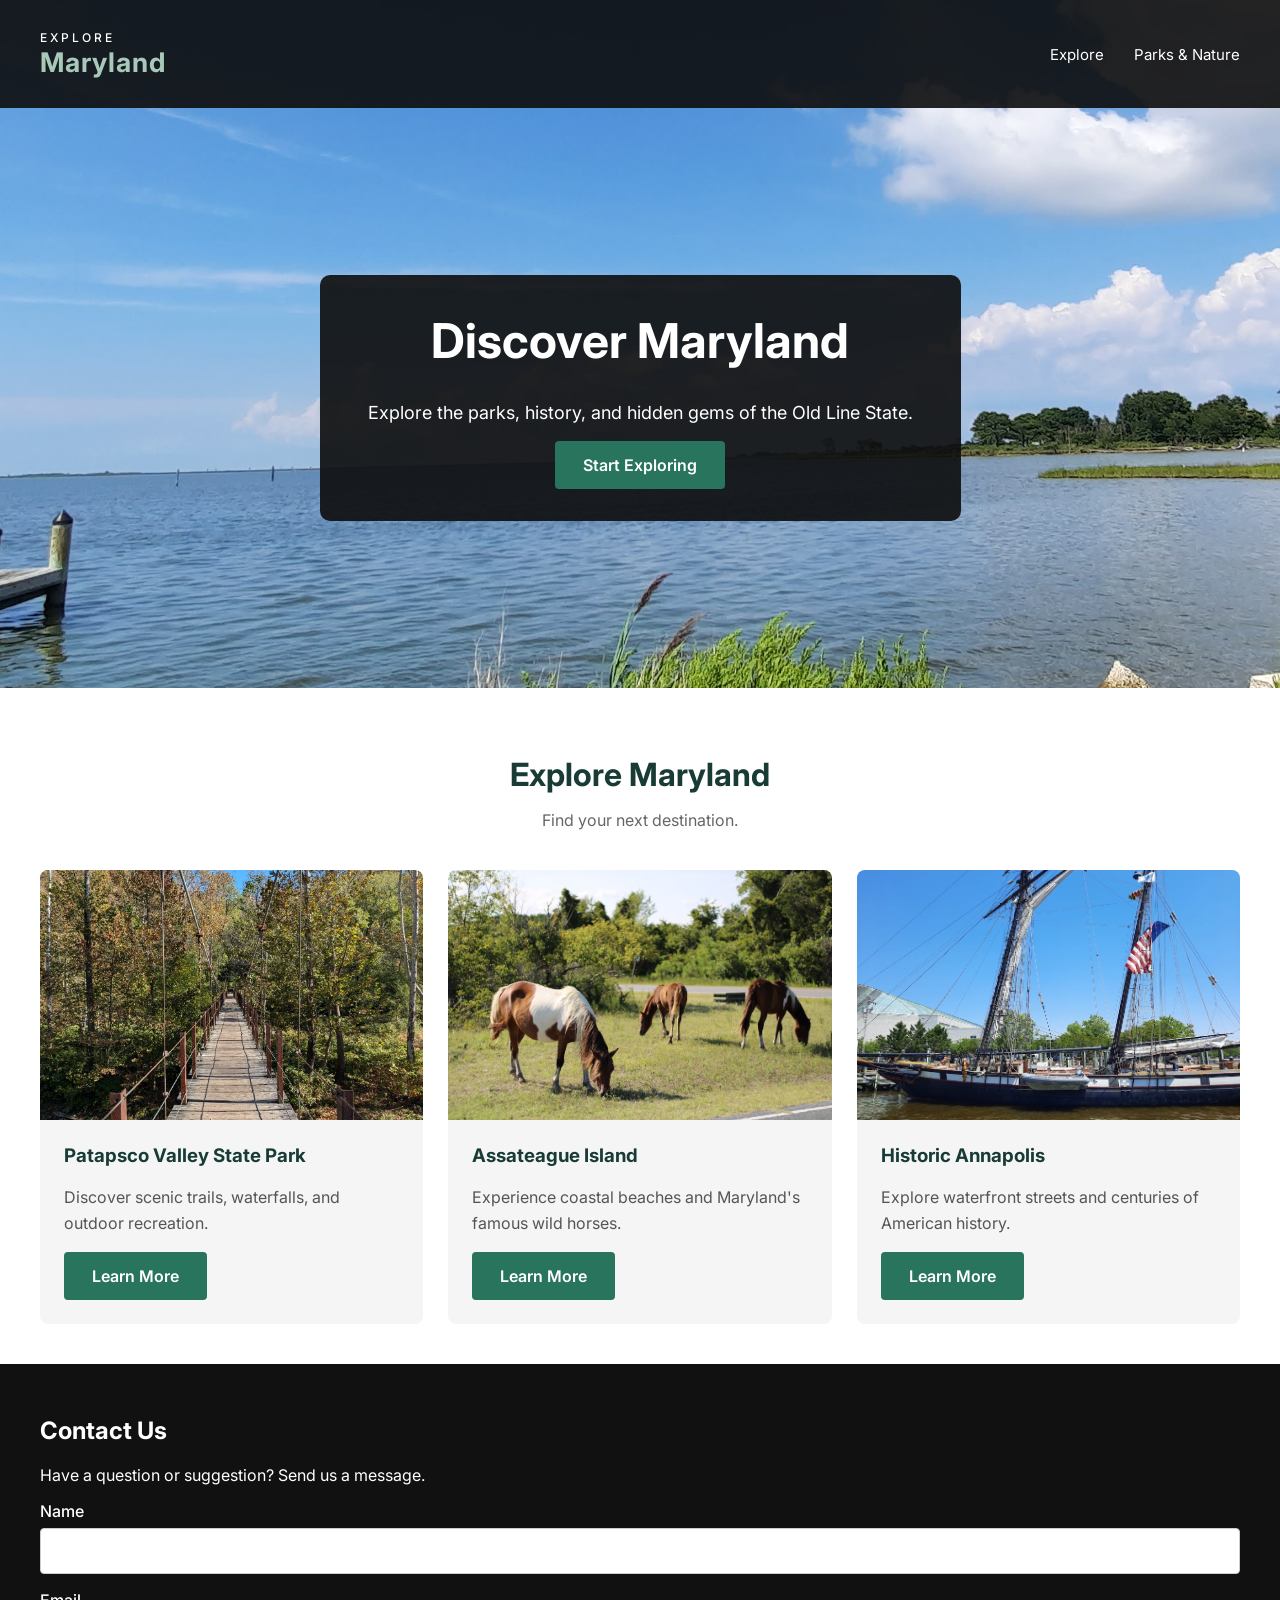
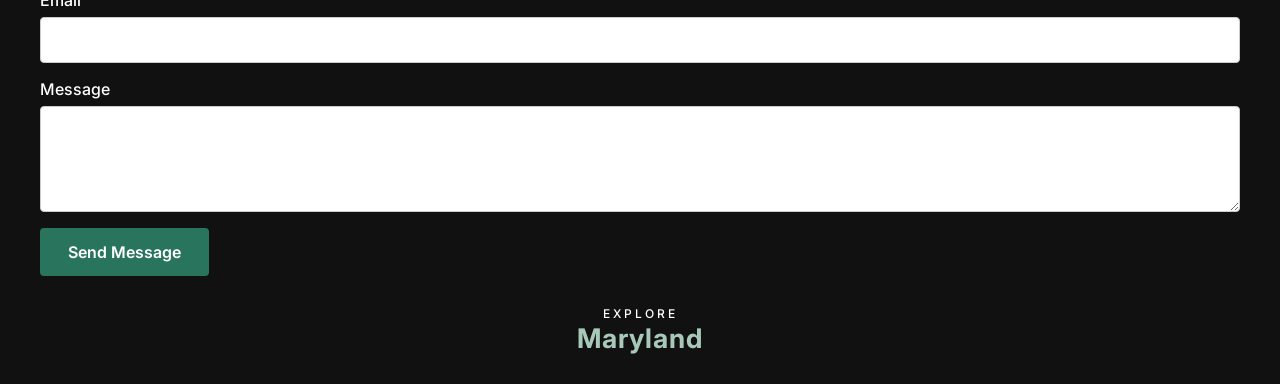
<file: index.html>
<!DOCTYPE html>
<html lang="en">
<head>
    <meta charset="UTF-8">
    <meta name="viewport" content="width=device-width, initial-scale=1.0">
    <meta name="description" content="Discover parks, historic sites, and destinations throughout Maryland.">

    <title>Explore Maryland</title>

    <link rel="stylesheet" type="text/css" href="css/style.css">
    <link href="https://fonts.googleapis.com/css2?family=Inter:wght@400;500;600;700&display=swap" rel="stylesheet">

    <script src="https://code.jquery.com/jquery-3.7.1.min.js"></script>
    <script type="text/javascript" src="js/javascript.js"></script>
</head>

<body id="home">
    <div class="container">

        <header>
            
<nav>
    <div class="container">
    <a href="index.html" class="logo">
        <span>Explore</span>
        <strong>Maryland</strong>
    </a>

    <button id="menu-toggle" aria-label="Toggle navigation" aria-expanded="false">
        <svg width="30" height="30" viewBox="0 0 30 30">
            <path d="M0,5 30,5" stroke="currentColor" stroke-width="3"/>
            <path d="M0,14 30,14" stroke="currentColor" stroke-width="3"/>
            <path d="M0,23 30,23" stroke="currentColor" stroke-width="3"/>
        </svg>
    </button>

    <ul id="top-menu">
        <li><a href="#explore">Explore</a></li>
        <li><a href="parks.html">Parks & Nature</a></li>
    </ul>
</div>
</nav>

        </header>

        <main>

            <div id="hero-section">
                <div class="hero-card card">
                    <h1>Discover Maryland</h1>
                    <p>Explore the parks, history, and hidden gems of the Old Line State.</p>
                    <a href="#explore" class="button-primary">Start Exploring</a>
                </div>
            </div>

            <section id="explore">
                <div class="section-heading">
                    <h2>Explore Maryland</h2>
                    <p>Find your next destination.</p>
                </div>

                <div class="destination-grid">
                    
                        <div class="destination-card patapsco">
                            <img src="img/patapsco-valley.jpg" alt="Patapsco Valley State Park">
                            <div class="destination-info">
                                <h3>Patapsco Valley State Park</h3>
                                <p>Discover scenic trails, waterfalls, and outdoor recreation.</p>
                                <a class="button-primary" href="https://dnr.maryland.gov/publiclands/pages/central/patapsco.aspx" target="_blank" aria-label="Learn More about Patapsco Valley State Park">Learn More</a>
                            </div>
                        </div>
                   
                    
                        <div class="destination-card assateague">
                            <img src="img/assateague.jpg" alt="Assateague Island">
                            <div class="destination-info">
                                <h3>Assateague Island</h3>
                                <p>Experience coastal beaches and Maryland's famous wild horses.</p>
                                <a class="button-primary" href="https://www.nps.gov/asis/index.htm" target="_blank" aria-label="Learn More about Assateague Island">Learn More</a>
                            </div>
                        </div>
                    
                    
                        <div class="destination-card annapolis">
                            <img src="img/annapolis.jpg" alt="Historic Annapolis">
                            <div class="destination-info">
                                <h3>Historic Annapolis</h3>
                                <p>Explore waterfront streets and centuries of American history.</p>
                                <a class="button-primary" href="https://www.visitannapolis.org/" target="_blank" aria-label="Learn More about Annapolis">Learn More</a>
                            </div>
                        </div>
                    
                </div>
            </section>

           

        </main>

        <footer>
            <div class="container">

                <h2>Contact Us</h2>
                <p>Have a question or suggestion? Send us a message.</p>

                <form id="contact-form">
                    <div class="form-group">
                        <label for="name">Name</label>
                        <input type="text" id="name" name="name" required>
                    </div>

                    <div class="form-group">
                        <label for="email">Email</label>
                        <input type="email" id="email" name="email" required>
                    </div>

                    <div class="form-group">
                        <label for="message">Message</label>
                        <textarea id="message" name="message" rows="4" required></textarea>
                    </div>

                    <button type="submit" class="button-primary">Send Message</button>
                </form>
                
                <a href="index.html" class="logo">
                    <span>Explore</span>
                    <strong>Maryland</strong>
                </a>
            </div>
        </footer>

    </div>
</body>
</html>
</file>
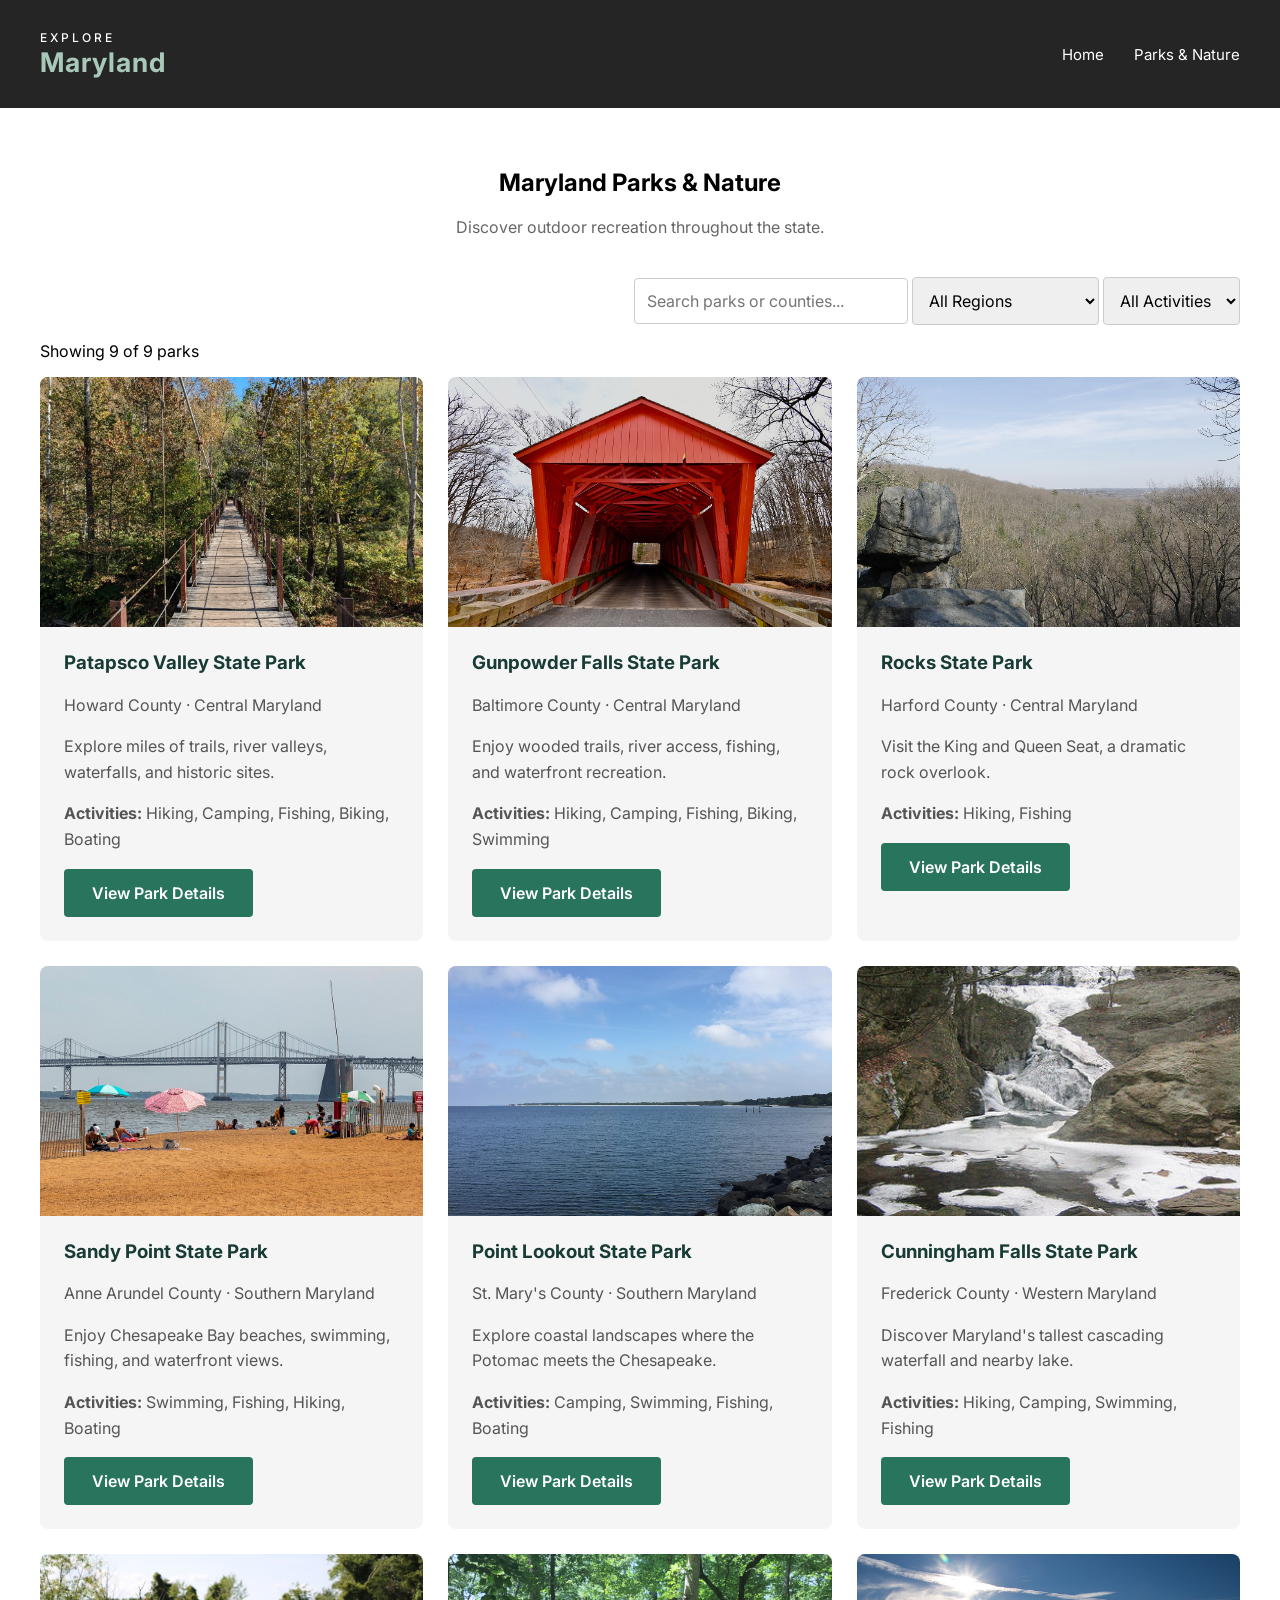
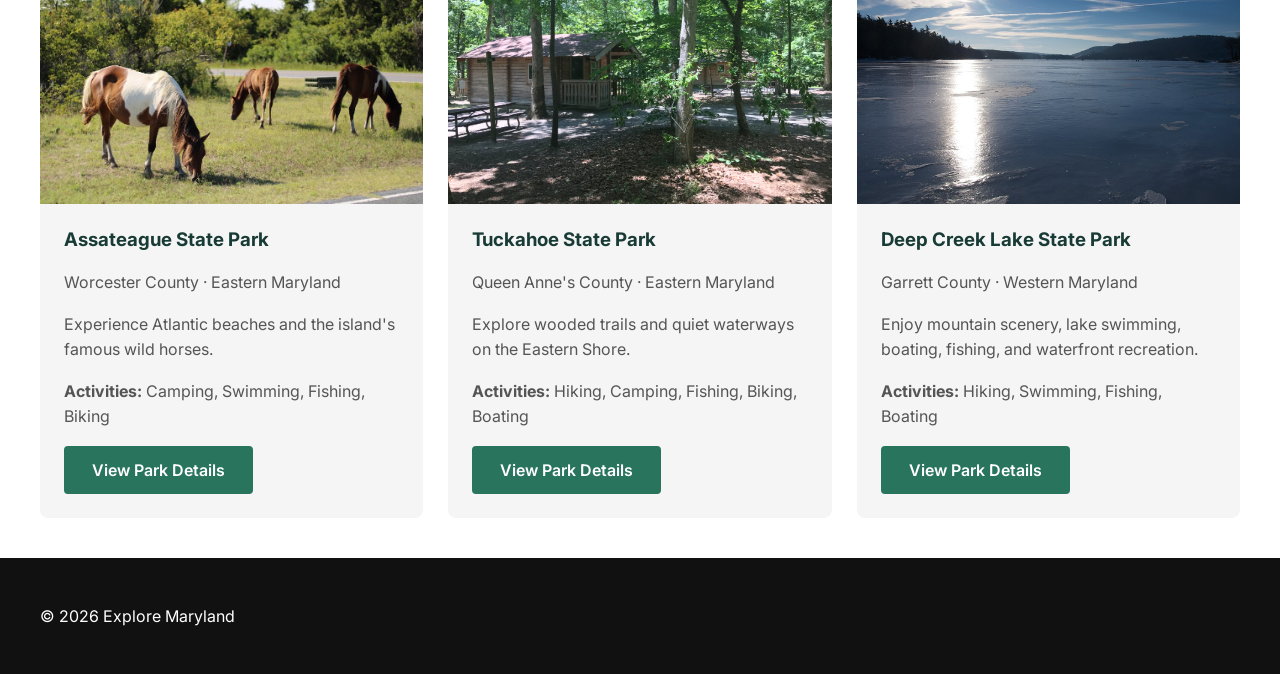
<file: parks.html>
<!DOCTYPE html>
<html lang="en">
<head>
    <meta charset="UTF-8">
    <meta name="viewport" content="width=device-width, initial-scale=1.0">
    <meta name="description" content="Find Maryland state parks, outdoor activities, and recreation areas.">

    <title>Maryland Parks & Nature | Explore Maryland</title>

    <link rel="stylesheet" href="css/style.css">

    <link href="https://fonts.googleapis.com/css2?family=Inter:wght@400;500;600;700&display=swap" rel="stylesheet">

    <script src="https://code.jquery.com/jquery-3.7.1.min.js"></script>
    <script src="js/javascript.js" defer></script>
</head>

<body id="parks-page">

    <nav>
        <div class="container">
            <a href="index.html" class="logo">
                <span>Explore</span>
                <strong>Maryland</strong>
            </a>

            <button id="menu-toggle" aria-label="Toggle navigation" aria-expanded="false">
                <svg width="30" height="30" viewBox="0 0 30 30">
                    <path d="M0,5 30,5" stroke="currentColor" stroke-width="3"/>
                    <path d="M0,14 30,14" stroke="currentColor" stroke-width="3"/>
                    <path d="M0,23 30,23" stroke="currentColor" stroke-width="3"/>
                </svg>
            </button>

            <ul id="top-menu">
                <li><a href="index.html">Home</a></li>
                <li><a href="parks.html">Parks & Nature</a></li>
            </ul>
        </div>
    </nav>

    <main>
        <section id="parks">
            <div class="section-heading">
                <h1>Maryland Parks & Nature</h1>
                <p>Discover outdoor recreation throughout the state.</p>
            </div>

            <div class="park-filters">
                <input
                    type="search"
                    id="park-search"
                    placeholder="Search parks or counties..."
                    aria-label="Search parks or counties"
                >

                <select id="region-filter" aria-label="Filter by region">
                    <option value="">All Regions</option>
                    <option value="Central">Central Maryland</option>
                    <option value="Eastern">Eastern Shore</option>
                    <option value="Southern">Southern Maryland</option>
                    <option value="Western">Western Maryland</option>
                </select>

                <select id="activity-filter" aria-label="Filter by activity">
                    <option value="">All Activities</option>
                    <option value="Hiking">Hiking</option>
                    <option value="Camping">Camping</option>
                    <option value="Swimming">Swimming</option>
                    <option value="Fishing">Fishing</option>
                    <option value="Biking">Biking</option>
                    <option value="Boating">Boating</option>
                </select>
            </div>

            <p id="park-count" aria-live="polite"></p>

            <div id="park-results" class="destination-grid"></div>

        </section>
    </main>

    <footer>
        <p>&copy; 2026 Explore Maryland</p>
    </footer>

</body>
</html>
</file>
<file: css/style.css>
/* Global */
html {
    scroll-behavior: smooth;
}

body {
    margin: 0;
    min-height: 500px;
    font-family: 'Inter', sans-serif;
    overflow-x: hidden;
}

body#home {
    background-image: url("../img/smith-island.jpg");
    background-size: cover;
    background-repeat:  no-repeat;
    background-position: center -700px;
}

@media screen and (max-width: 992px) {
    body#home {
        background-position: center -1100px;
    }
}

.container {
    width: 100%;
    max-width: 1500px;
    margin: auto;
}

.card {
    padding: 1rem;
    background: rgba(14, 14, 14, 0.9);
    border-radius: 10px;
}

/* Navigation */
nav {
    display: flex;
    align-items: center;
    justify-content: space-between;
    padding: 2rem 40px;
    background: rgba(14, 14, 14, 0.9);
    position: relative;
}

nav .container {
    display: flex;
    align-items: center;
    justify-content: space-between;
    width: 100%;
}

.logo {
    display: flex;
    flex-direction: column;
    text-decoration: none;
    color: #FFF;
    line-height: 1;
}

.logo span {
    font-size: 12px;
    font-weight: 500;
    letter-spacing: 3px;
    text-transform: uppercase;
    margin-bottom: 5px;
}

.logo strong {
    font-size: 27px;
    font-weight: 700;
    letter-spacing: 1px;
    color: #a8c9b9;
}

#top-menu {
    display: flex;
    gap: 30px;
    list-style: none;
    margin: 0;
    padding: 0;
}

#top-menu a {
    text-decoration: none;
    color: #FFF;
    font-size: 15px;
}

#top-menu a:hover {
    color: #a8c9b9;
}

#menu-toggle {
    display: none;
    background: none;
    border: none;
    cursor: pointer;
    color: #FFF;
}

/* Hero Section */
#hero-section {
    min-height: 500px;
    display: flex;
    flex-direction: column;
    justify-content: center;
    align-items: center;
    text-align: center;
    color: #FFF;
    padding: 40px 20px;
}

.hero-card {
    padding: 2rem 3rem;
}

#hero-section h1 {
    font-size: clamp(2rem, 5vw, 3rem);
    margin-top: .25rem;
}

#hero-section p {
    font-size: 18px;
}

.button-primary {
    background-color: #28745d;
    color: #FFF;
    text-decoration: none;
    padding: 14px 28px;
    border-radius: 4px;
    font-weight: 600;
    display: inline-block;
    transition:  background-color 0.2s;
}

.button-primary:hover,
.button-primary:focus {
    background-color: #1D5343;
    transition:  background-color 0.2s;
}

/* Explore Section */
#explore,
#parks {
    padding: 40px 40px;
    background-color: #FFF;
}

.section-heading {
    text-align: center;
    margin-bottom: 40px;
}

.section-heading h2 {
    font-size: 32px;
    margin-bottom: 10px;
    color: #183b35;
}

.section-heading p {
    color: #666;
}

.destination-grid {
    display: grid;
    grid-template-columns: repeat(3, 1fr);
    gap: 25px;
}

.destination-grid a {
    text-decoration: none;
}

.destination-card {
    border-radius: 8px;
    overflow: hidden;
    background-color: #f5f5f5;
    transition: transform 0.2s ease, box-shadow 0.2s ease;
}

.destination-card:hover {
    transform: translateY(-5px);
    box-shadow: 0 8px 20px rgba(0, 0, 0, 0.12);
}

.destination-card img {
    width: 100%;
    height: 250px;
    object-fit: cover;
    display: block;
}

.destination-info {
    padding: 24px;
}

.destination-info h3 {
    margin-top: 0;
    color: #183b35;
}

.destination-info p {
    color: #555;
    line-height: 1.6;
}

@media (max-width: 992px) {
    .destination-grid {
        grid-template-columns: 1fr;
    }
}

/* Parks */
.park-filters {
    text-align: right;
}

body#parks-page input,
body#parks-page textarea,
body#parks-page select {
    padding: 12px;
    border: 1px solid #ccc;
    border-radius: 4px;
    font: inherit;
    box-sizing: border-box;
}

/* Mobile navigation */
@media (max-width: 768px) {

    nav {
        padding: 20px;
    }

    nav .container {
        flex-wrap: wrap;
    }

    #menu-toggle {
        display: block;
    }

    #top-menu {
        display: none;
        flex-direction: column;
        width: 100%;
        gap: 0;
        padding: 15px 0 0;
    }

    #top-menu li {
        padding: 12px 0;
        border-top: 1px solid #eeeeee;
    }

    #top-menu a {
        display: block;
    }
}

footer {
    background: #111;
    padding: 2rem 40px;
    color: #FFF;
}

/* Footer */
#contact-form {
    margin-bottom: 2rem;
}

.footer-content p {
    color: #ddd;
    margin-bottom: 25px;
}

.form-group {
    display: flex;
    flex-direction: column;
    margin-bottom: 1rem;
}

.form-group label {
    margin-bottom: 7px;
    font-weight: 500;
}

.form-group input,
.form-group textarea {
    padding: 12px;
    border: 1px solid #ccc;
    border-radius: 4px;
    font: inherit;
    box-sizing: border-box;
    width: 100%;
}

.form-group textarea {
    resize: vertical;
}

footer .button-primary {
    border: none;
    cursor: pointer;
    font: inherit;
    font-weight: 600;
}

footer .logo {
    align-items: center;
}
</file>
